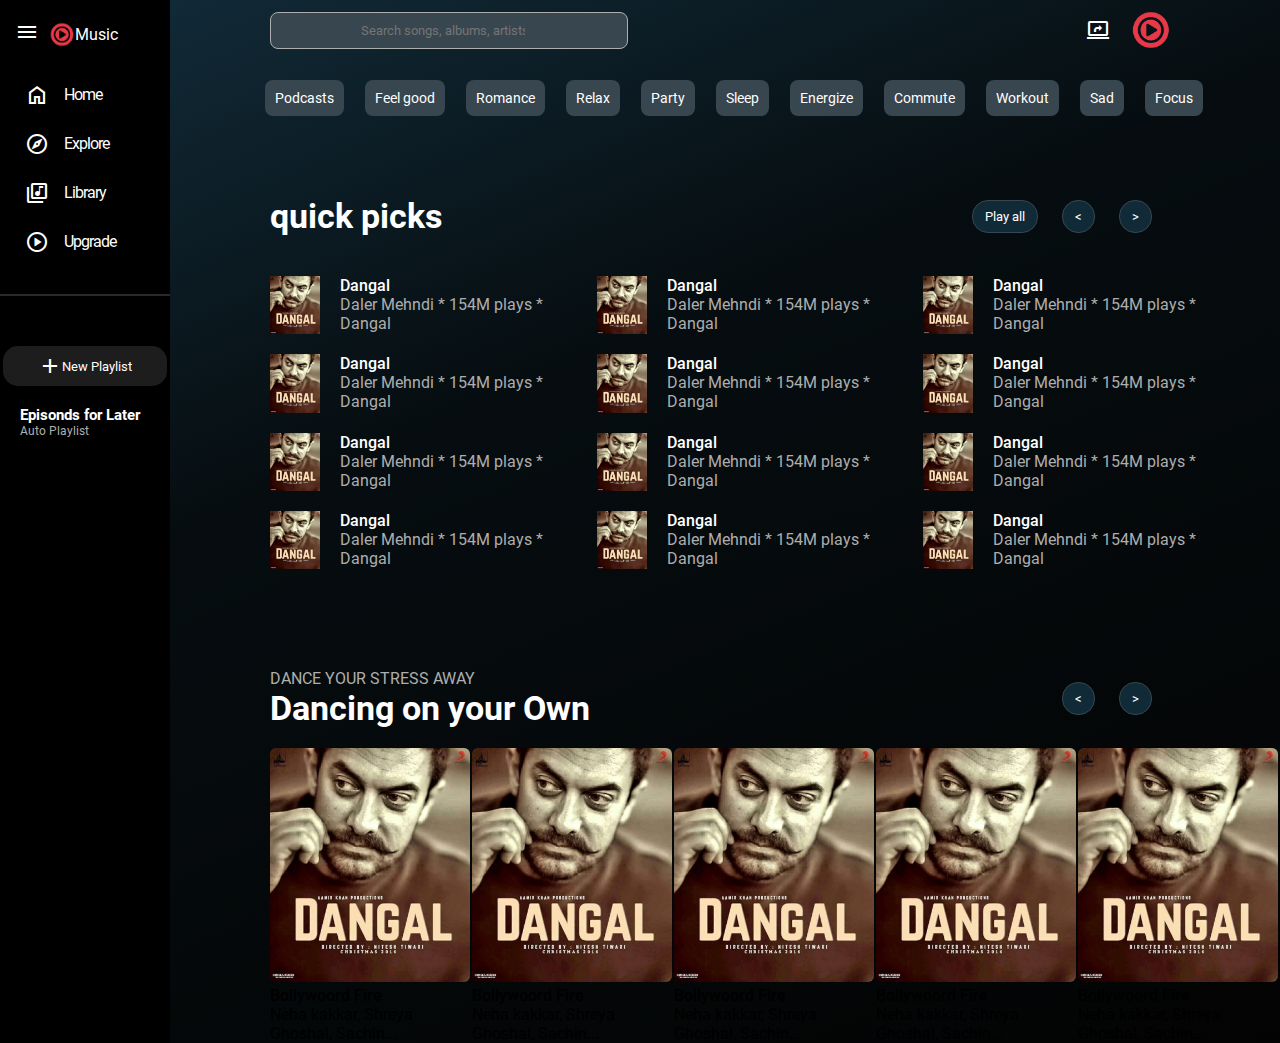
<file: index.html>
<!DOCTYPE html>
<html lang="en">
  <head>
    <meta charset="UTF-8" />
    <meta name="viewport" content="width=device-width, initial-scale=1.0" />
    <!-- favicon -->
    <link
      rel="shortcut icon"
      href="./assets/image/app.png"
      type="image/x-icon"
    />
    <!-- fonts Roboto -->
    <link rel="stylesheet" href="./assets/fonts/Roboto/stylesheet.css" />
    <!-- google icons, fontawesome -->
    <link
      href="https://fonts.googleapis.com/css2?family=Material+Symbols+Outlined"
      rel="stylesheet"
    />
    <link
      rel="stylesheet"
      href="https://cdnjs.cloudflare.com/ajax/libs/font-awesome/6.7.2/css/all.min.css"
      integrity="sha512-Evv84Mr4kqVGRNSgIGL/F/aIDqQb7xQ2vcrdIwxfjThSH8CSR7PBEakCr51Ck+w+/U6swU2Im1vVX0SVk9ABhg=="
      crossorigin="anonymous"
      referrerpolicy="no-referrer"
    />
    <title>Youtube Music</title>
    <!-- stylesheet -->
    <link rel="stylesheet" href="./assets/css/style.css" />
  </head>
  <body>
    <main>
      <div class="left">
        <!-- logo part start -->
        <div class="top">
          <span class="menu">
            <span class="material-symbols-outlined">menu</span>
          </span>
          <span class="logo">
            <img src="./assets/image/app.png" alt="Logo" />
            <p>Music</p>
          </span>
        </div>
        <!-- logo part end -->
        <!-- mid list start -->
        <div class="mid">
          <ul>
            <li>
              <span class="material-symbols-outlined">Home</span>
              <p>Home</p>
            </li>
            <li>
              <span class="material-symbols-outlined">Explore</span>
              <p>Explore</p>
            </li>
            <li>
              <span class="material-symbols-outlined">library_music</span>
              <p>Library</p>
            </li>
            <li>
              <span class="material-symbols-outlined">play_circle</span>
              <p>Upgrade</p>
            </li>
          </ul>
        </div>
        <!-- mid list end -->
        <div class="divider">
            <hr color="#292929">
        </div>
        <!-- bottom part start -->
        <div class="bottom">
            <div class="new-playlist-btn">
                <button>
                  <span class="material-symbols-outlined">add </span>
                  <span>New Playlist</span>
                </button>
            </div>
            <div class="auto-playlist">
                <h2>Episonds for Later</h2>
                <p>Auto Playlist</p>
            </div>
        </div>
        <!-- bottom part end -->
      </div>
      <div class="right">
        <!-- top-bar start -->
        <div class="top-bar">
            <div class="search">
                <input type="search" placeholder="Search songs, albums, artists, podcasts">
            </div>
            <div class="account">
                <span class="material-symbols-outlined">screen_share</span>
                <img src="./assets/image/app.png" alt="account">
            </div>
        </div>
        <!-- top-bar end -->
        <!-- categories start -->
        <div class="categories">
            <ul>
                <li>
                    <button>Podcasts</button>
                </li>
                <li>
                    <button>Feel good</button>
                </li>
                <li>
                    <button>Romance</button>
                </li>
                <li>
                    <button>Relax</button>
                </li>
                <li>
                    <button>Party</button>
                </li>
                <li>
                    <button>Sleep</button>
                </li>
                <li>
                    <button>Energize</button>
                </li>
                <li>
                    <button>Commute</button>
                </li>
                <li>
                    <button>Workout</button>
                </li>
                <li>
                    <button>Sad</button>
                </li>
                <li>
                    <button>Focus</button>
                </li>
            </ul>
        </div>
        <!-- categories end -->
        <!-- song-list start -->
        <div class="play-btn">
          <h2>quick picks</h2>
          <span>    
            <button>Play all</button>
            <button>&lt;</button>
            <button>&gt;</button>
          </span>
        </div>
        <div class="song-list">
          <div class="song-list-1">
            <div class="songs">
              <img src="./assets/image/dangal-photo.jpg" alt="Dangal song" title="dangal song">
              <div class="discription">
                <p class="song-name">Dangal</p>
                <p class="song-details">Daler Mehndi * 154M plays * Dangal </p>
              </div>
            </div>
            <div class="songs">
              <img src="./assets/image/dangal-photo.jpg" alt="Dangal song" title="dangal song">
              <div class="discription">
                <p class="song-name">Dangal</p>
                <p class="song-details">Daler Mehndi * 154M plays * Dangal </p>
              </div>
            </div>
            <div class="songs">
              <img src="./assets/image/dangal-photo.jpg" alt="Dangal song" title="dangal song">
              <div class="discription">
                <p class="song-name">Dangal</p>
                <p class="song-details">Daler Mehndi * 154M plays * Dangal </p>
              </div>
            </div>
            <div class="songs">
              <img src="./assets/image/dangal-photo.jpg" alt="Dangal song" title="dangal song">
              <div class="discription">
                <p class="song-name">Dangal</p>
                <p class="song-details">Daler Mehndi * 154M plays * Dangal </p>
              </div>
            </div>
          </div>
          <div class="song-list-1">
            <div class="songs">
              <img src="./assets/image/dangal-photo.jpg" alt="Dangal song" title="dangal song">
              <div class="discription">
                <p class="song-name">Dangal</p>
                <p class="song-details">Daler Mehndi * 154M plays * Dangal </p>
              </div>
            </div>
            <div class="songs">
              <img src="./assets/image/dangal-photo.jpg" alt="Dangal song" title="dangal song">
              <div class="discription">
                <p class="song-name">Dangal</p>
                <p class="song-details">Daler Mehndi * 154M plays * Dangal </p>
              </div>
            </div>
            <div class="songs">
              <img src="./assets/image/dangal-photo.jpg" alt="Dangal song" title="dangal song">
              <div class="discription">
                <p class="song-name">Dangal</p>
                <p class="song-details">Daler Mehndi * 154M plays * Dangal </p>
              </div>
            </div>
            <div class="songs">
              <img src="./assets/image/dangal-photo.jpg" alt="Dangal song" title="dangal song">
              <div class="discription">
                <p class="song-name">Dangal</p>
                <p class="song-details">Daler Mehndi * 154M plays * Dangal </p>
              </div>
            </div>
          </div>
          <div class="song-list-1">
            <div class="songs">
              <img src="./assets/image/dangal-photo.jpg" alt="Dangal song" title="dangal song">
              <div class="discription">
                <p class="song-name">Dangal</p>
                <p class="song-details">Daler Mehndi * 154M plays * Dangal </p>
              </div>
            </div>
            <div class="songs">
              <img src="./assets/image/dangal-photo.jpg" alt="Dangal song" title="dangal song">
              <div class="discription">
                <p class="song-name">Dangal</p>
                <p class="song-details">Daler Mehndi * 154M plays * Dangal </p>
              </div>
            </div>
            <div class="songs">
              <img src="./assets/image/dangal-photo.jpg" alt="Dangal song" title="dangal song">
              <div class="discription">
                <p class="song-name">Dangal</p>
                <p class="song-details">Daler Mehndi * 154M plays * Dangal </p>
              </div>
            </div>
            <div class="songs">
              <img src="./assets/image/dangal-photo.jpg" alt="Dangal song" title="dangal song">
              <div class="discription">
                <p class="song-name">Dangal</p>
                <p class="song-details">Daler Mehndi * 154M plays * Dangal </p>
              </div>
            </div>
          </div>
        </div>
        <!-- song-list end  -->
        <!-- song-cards start -->
        <div class="play-btn">
          <div>
            <p>DANCE YOUR STRESS AWAY</p>
            <h2>Dancing on your Own</h2>
          </div>
          <span>    
            <!-- <button></button> -->
            <button>&lt;</button>
            <button>&gt;</button>
          </span>
        </div>
        <div class="cards">
          <div class="song-card">
            <img src="./assets/image/dangal-photo.jpg" alt="">
            <p class="song-name">Bollywoord Fire</p>
            <p class="song-details">Neha kakkar, Shreya Ghoshal, Sachin...</p>
          </div>
          <div class="song-card">
            <img src="./assets/image/dangal-photo.jpg" alt="">
            <p class="song-name">Bollywoord Fire</p>
            <p class="song-details">Neha kakkar, Shreya Ghoshal, Sachin...</p>
          </div>
          <div class="song-card">
            <img src="./assets/image/dangal-photo.jpg" alt="">
            <p class="song-name">Bollywoord Fire</p>
            <p class="song-details">Neha kakkar, Shreya Ghoshal, Sachin...</p>
          </div>
          <div class="song-card">
            <img src="./assets/image/dangal-photo.jpg" alt="">
            <p class="song-name">Bollywoord Fire</p>
            <p class="song-details">Neha kakkar, Shreya Ghoshal, Sachin...</p>
          </div>
          <div class="song-card">
            <img src="./assets/image/dangal-photo.jpg" alt="">
            <p class="song-name">Bollywoord Fire</p>
            <p class="song-details">Neha kakkar, Shreya Ghoshal, Sachin...</p>
          </div>
        </div>
        <!-- song-cards end -->
      </div>
    </main>
  </body>
</html>
</file>
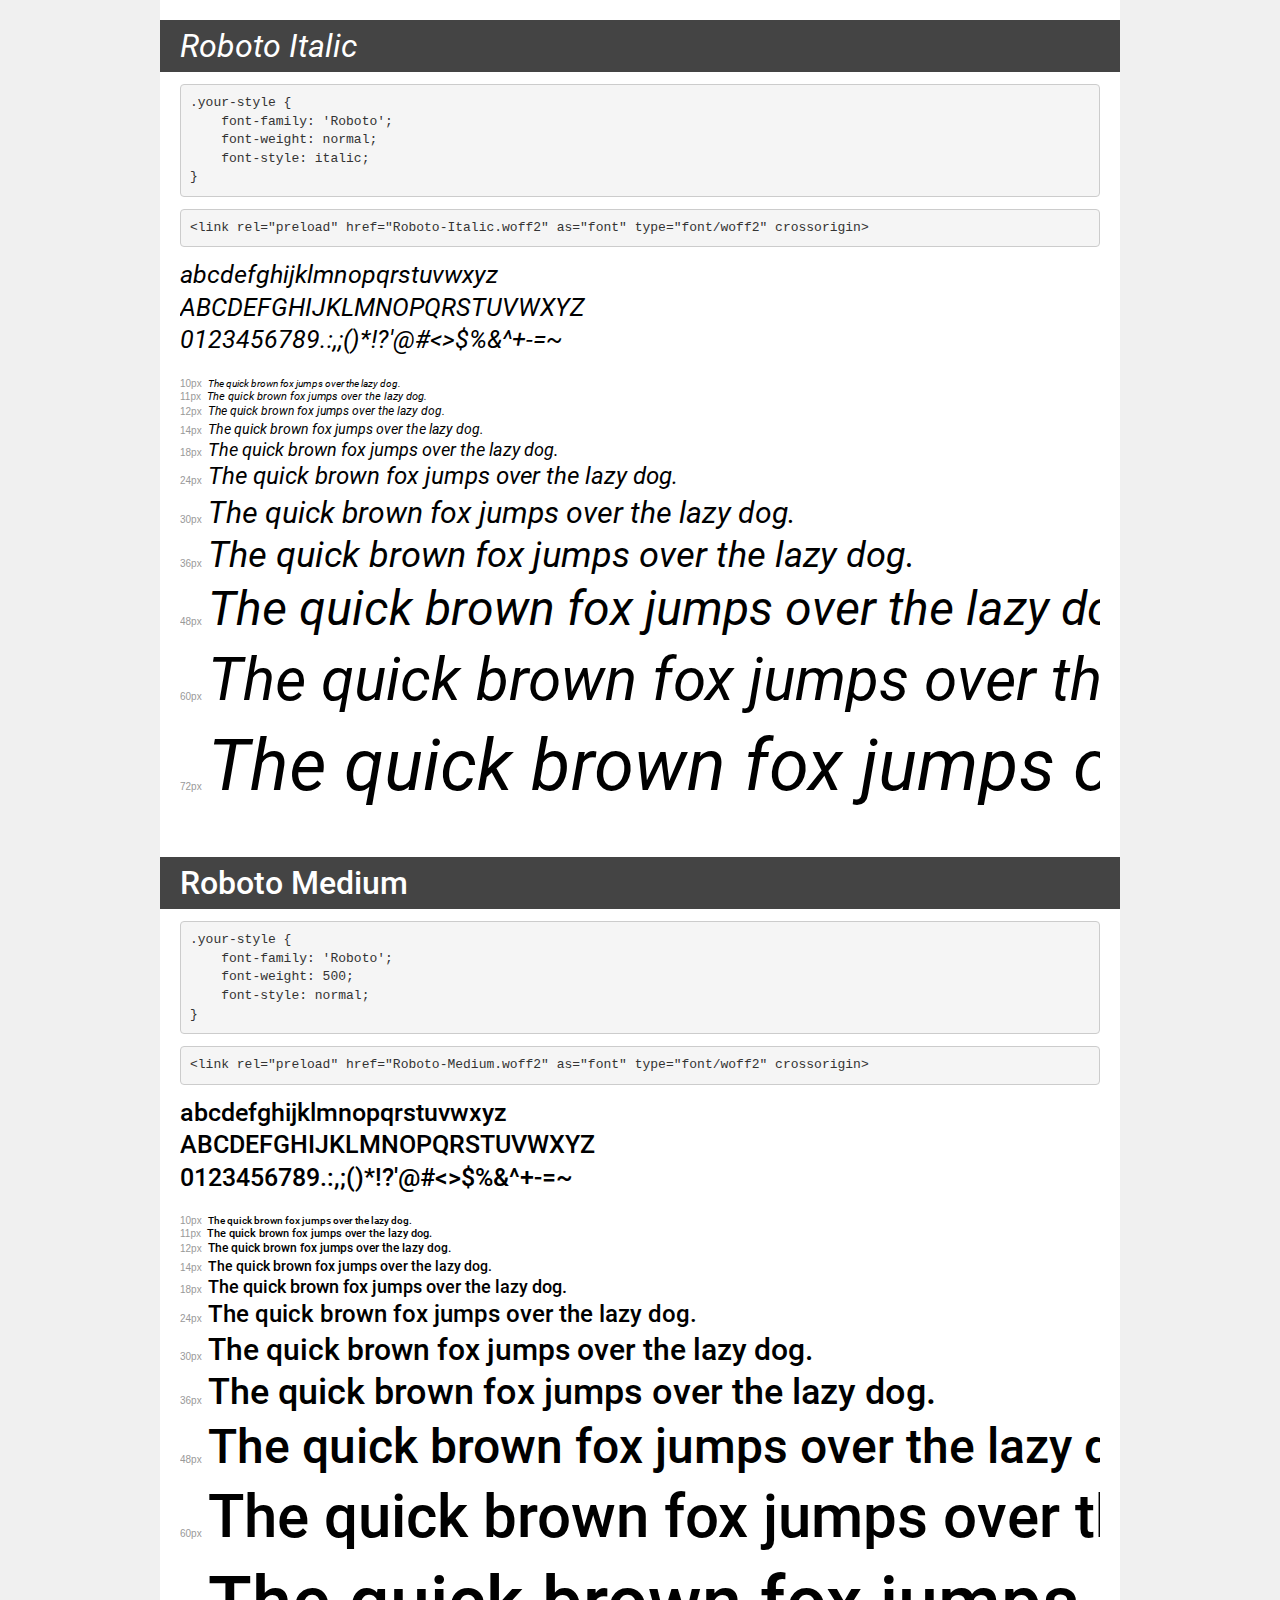
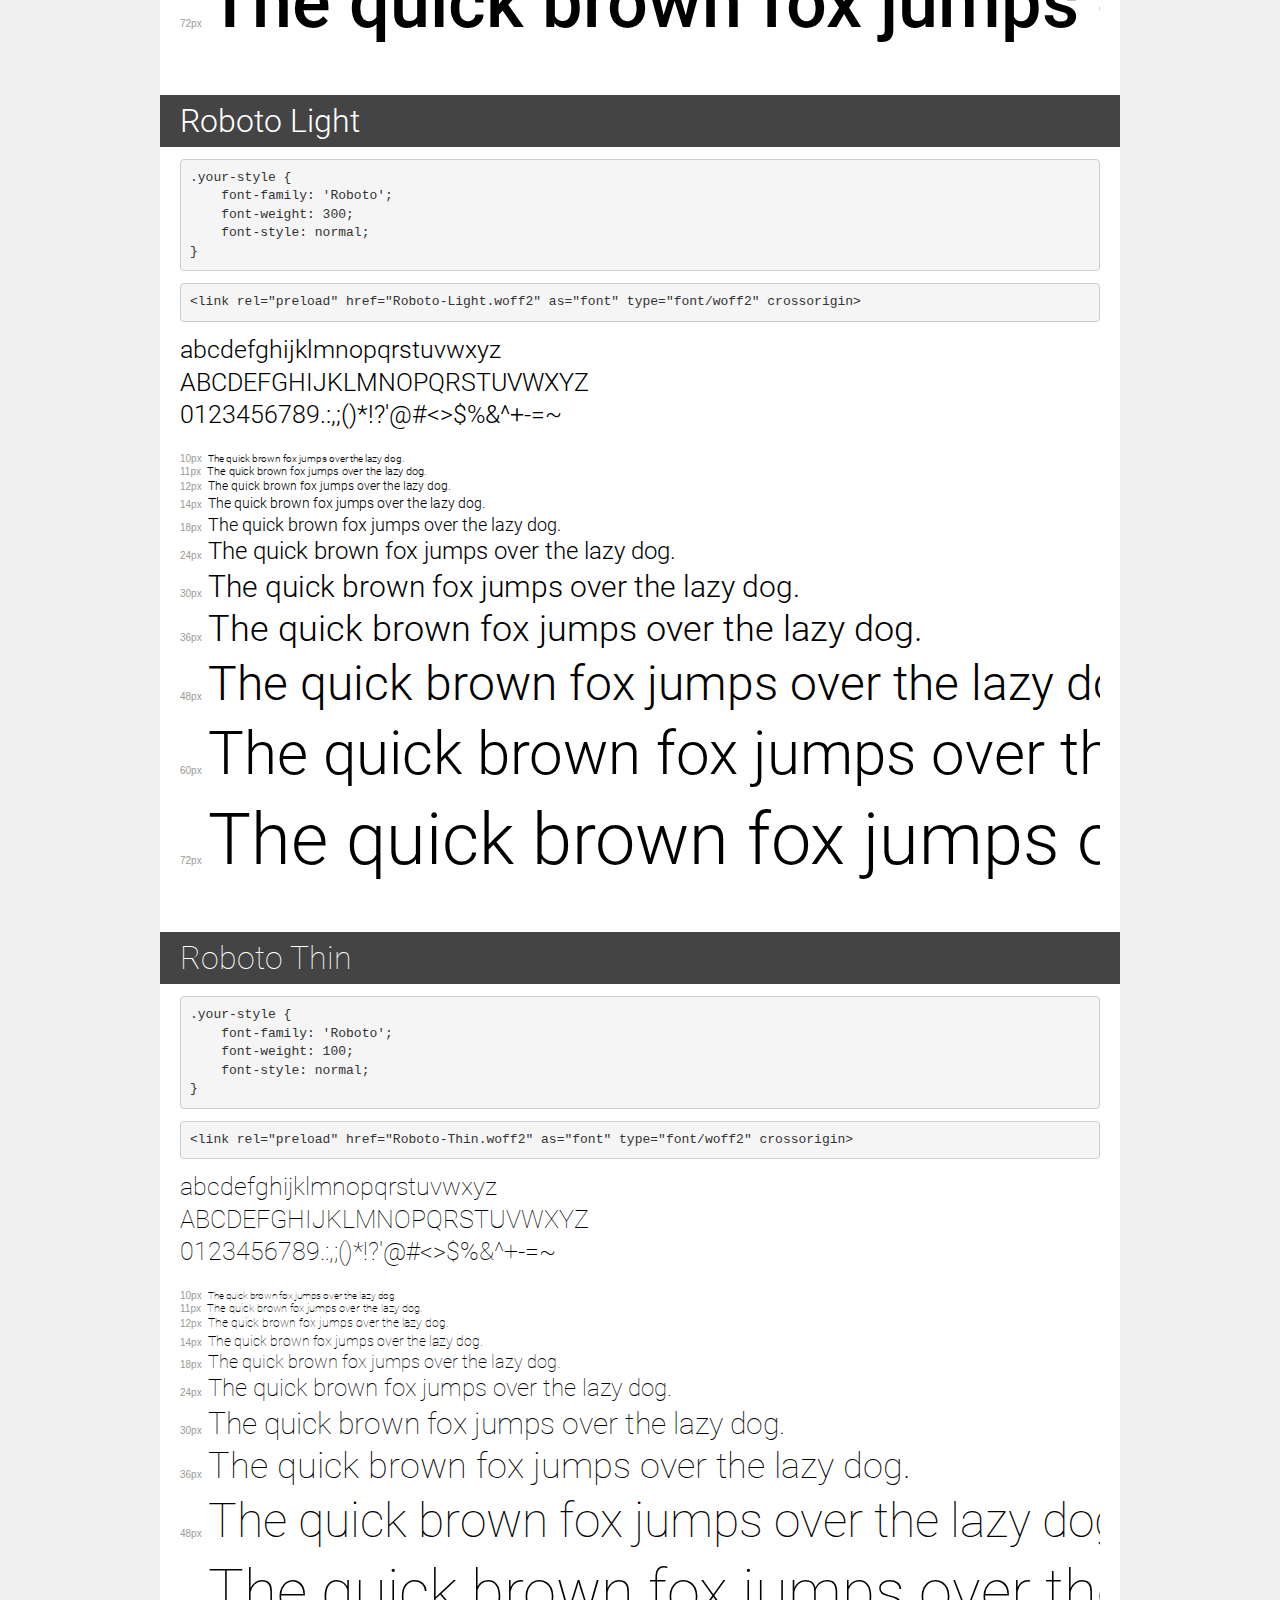
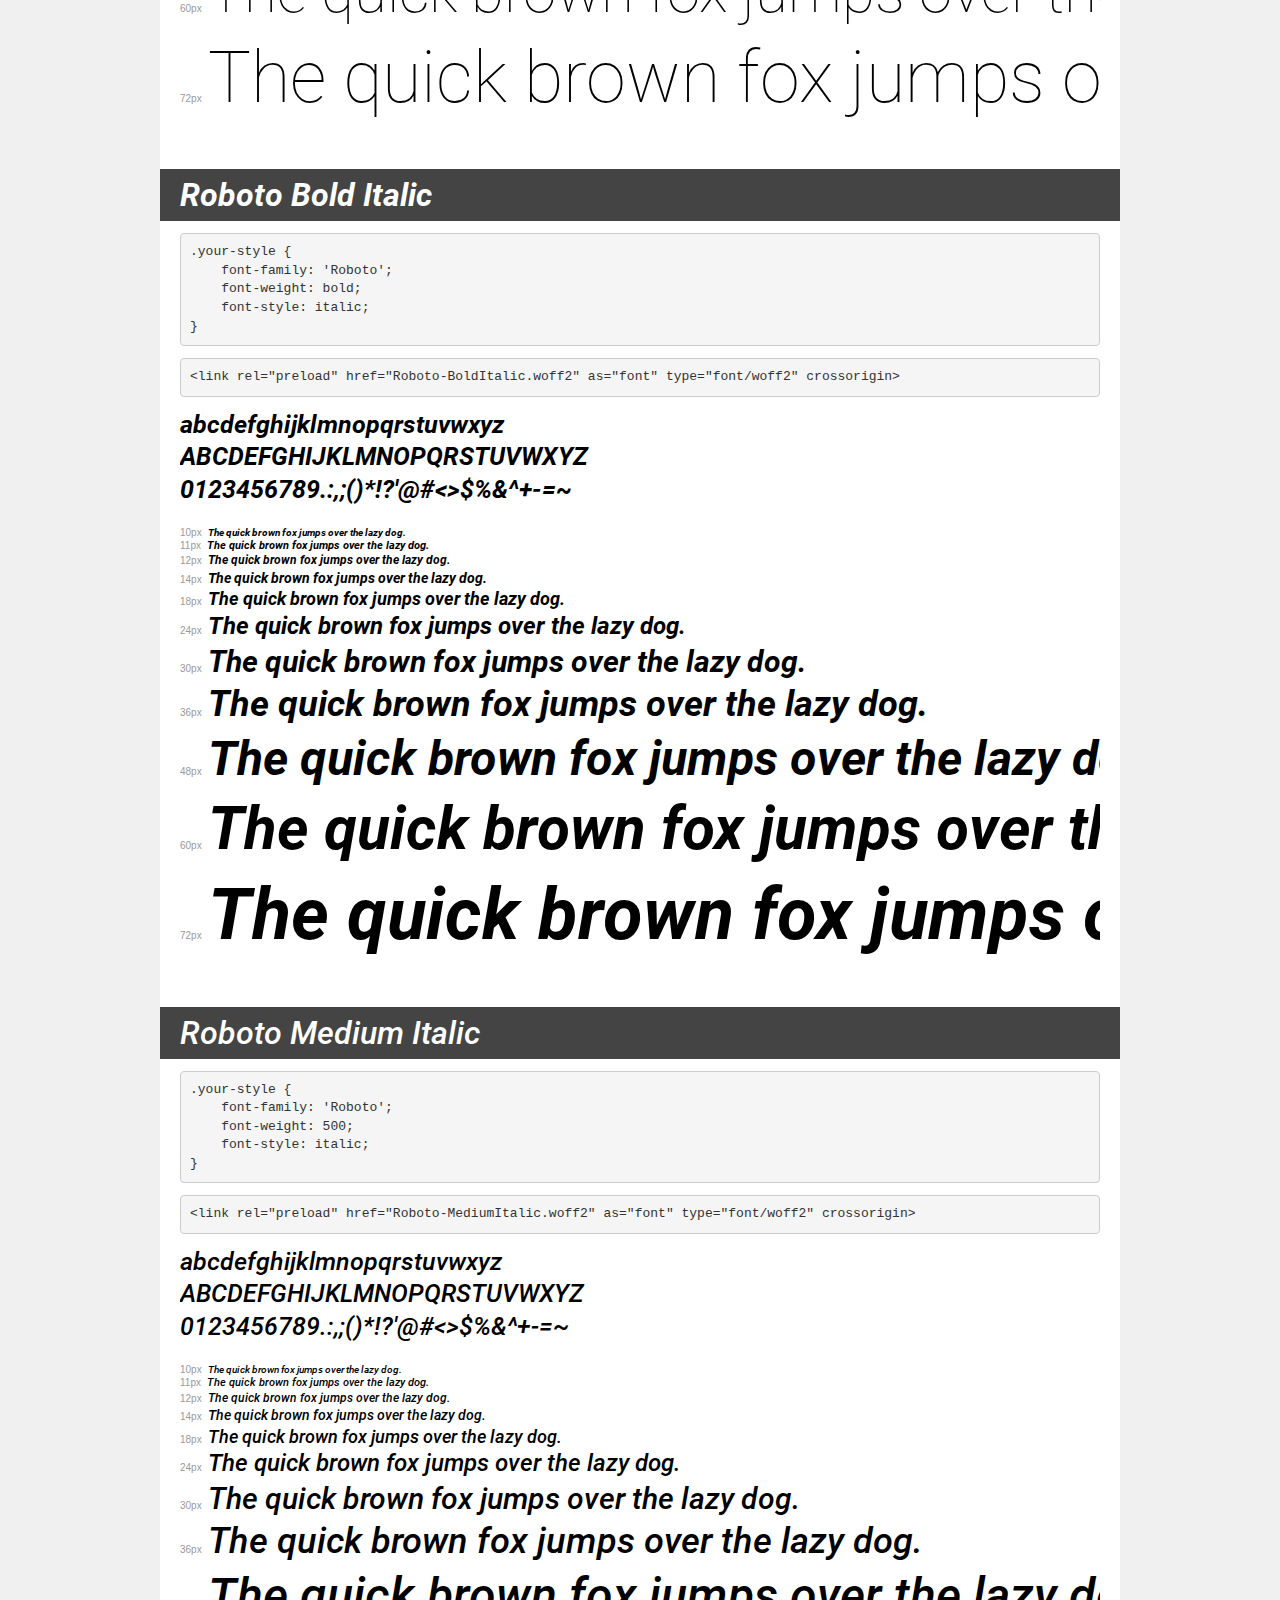
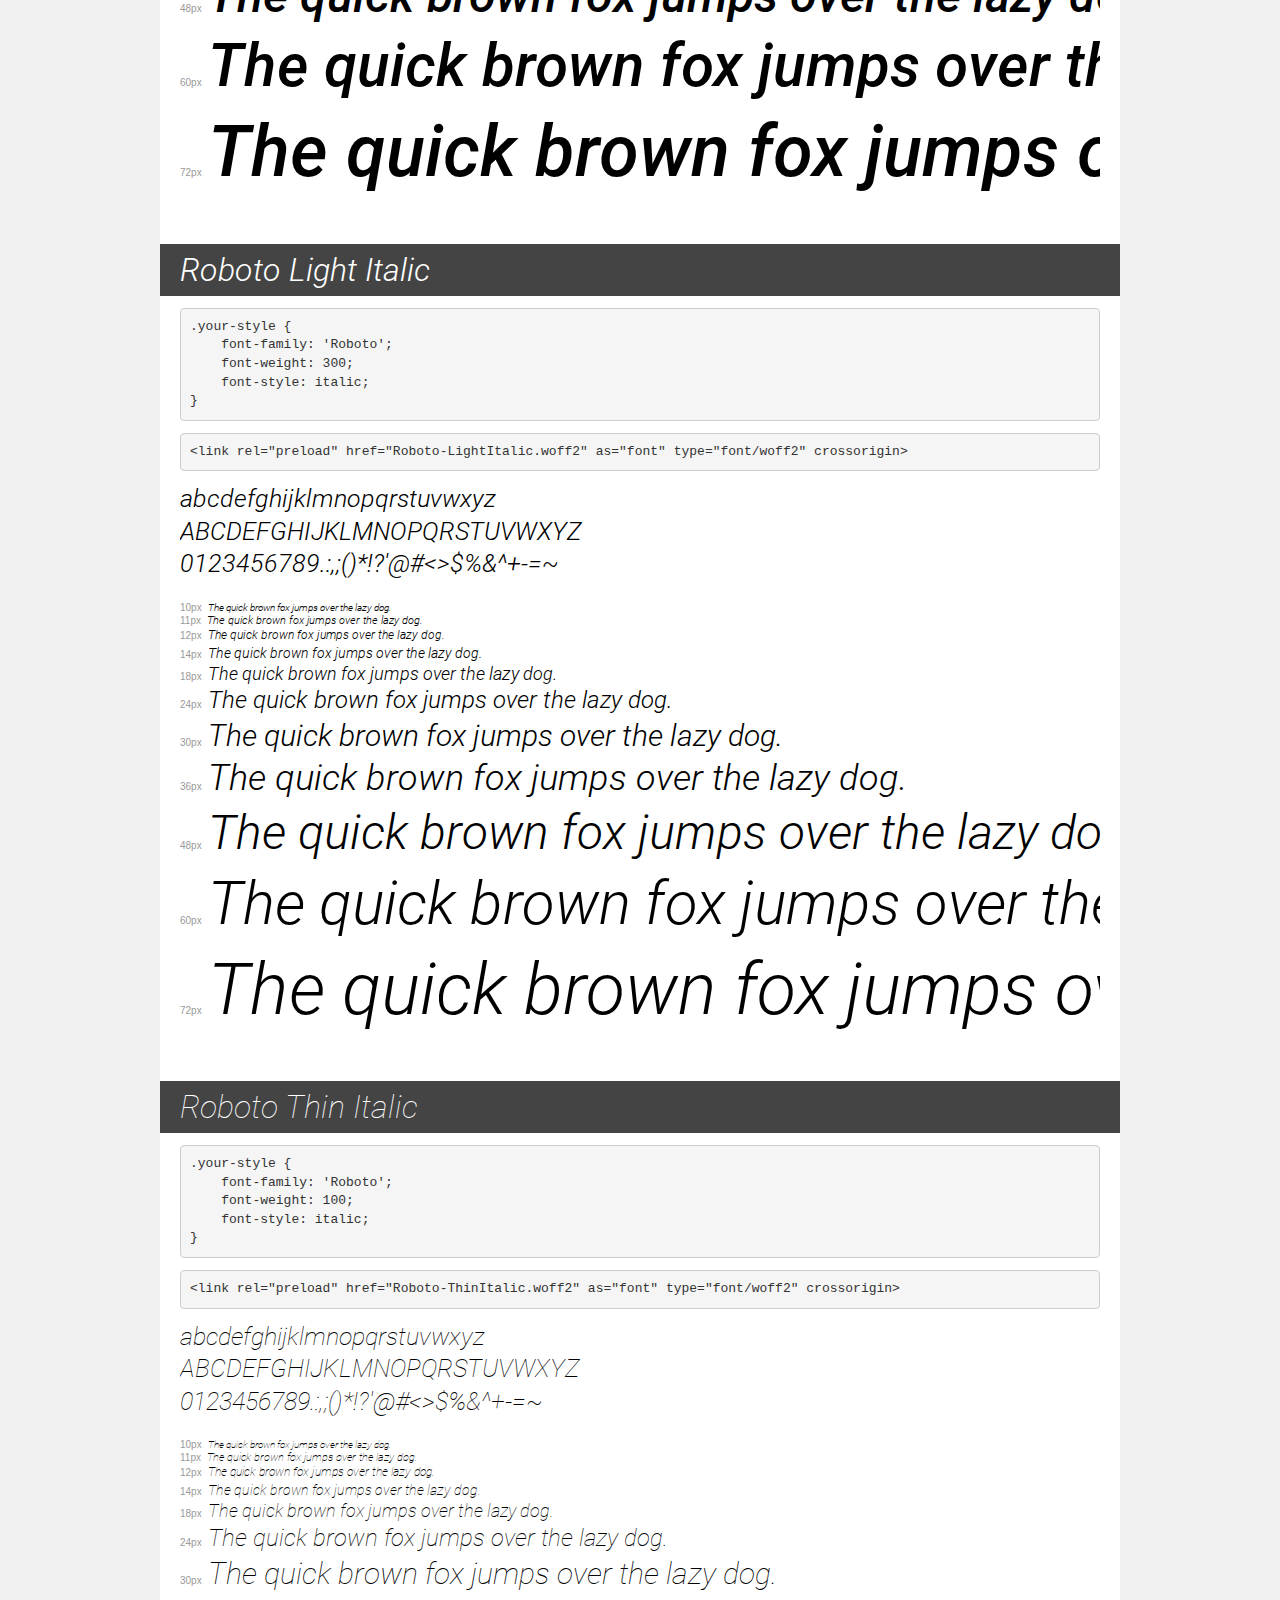
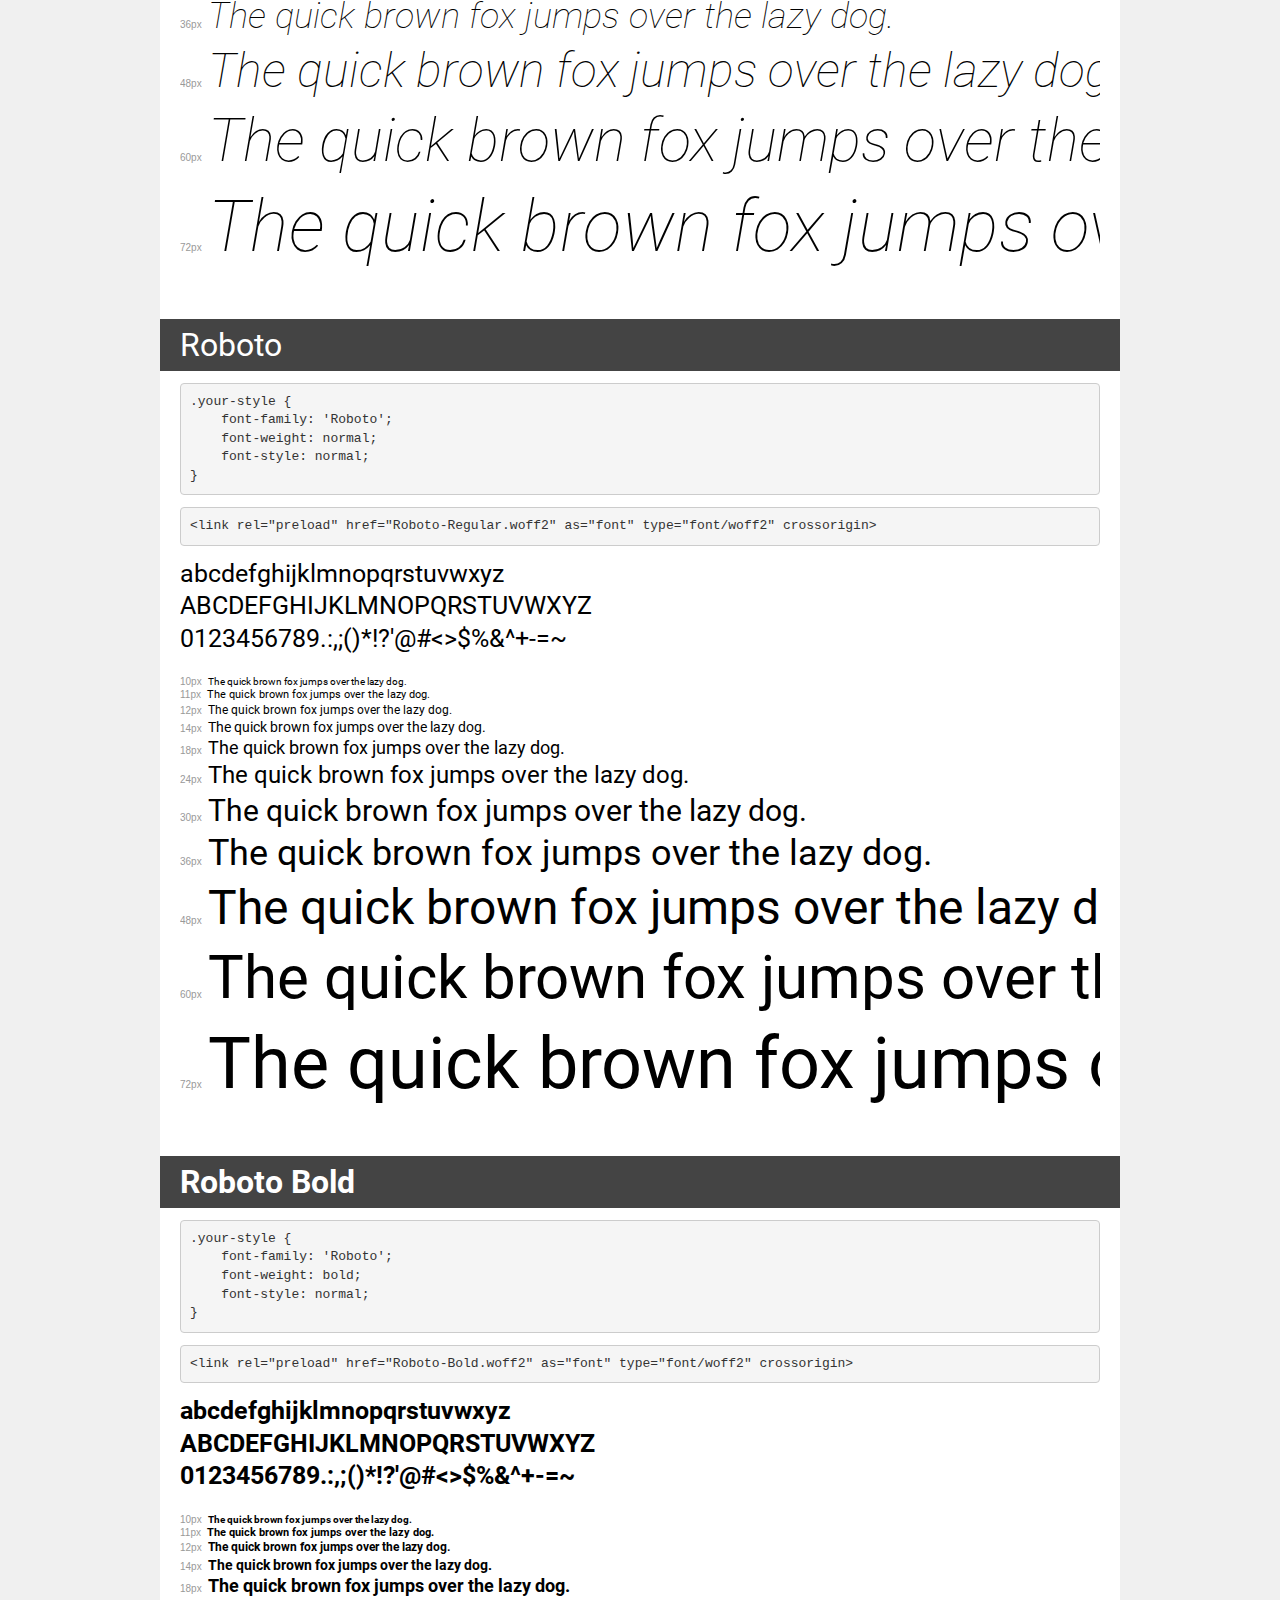
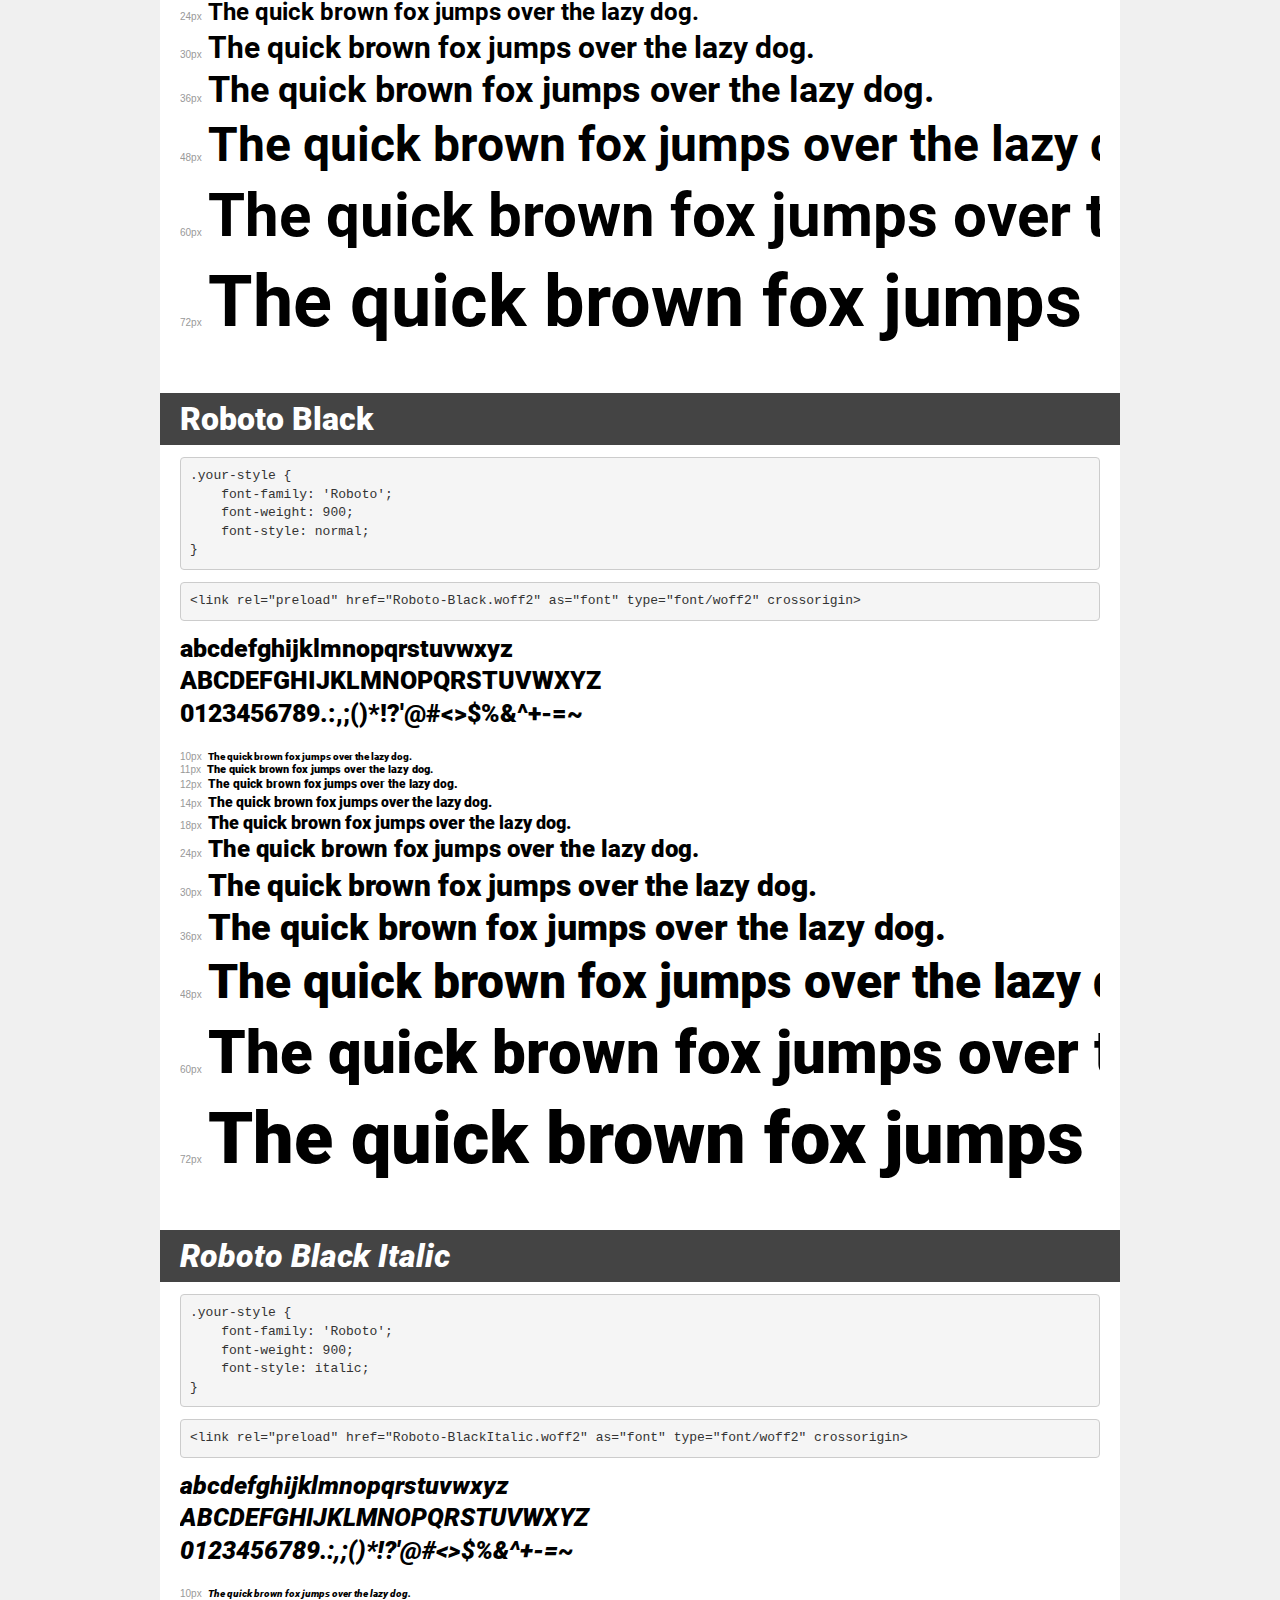
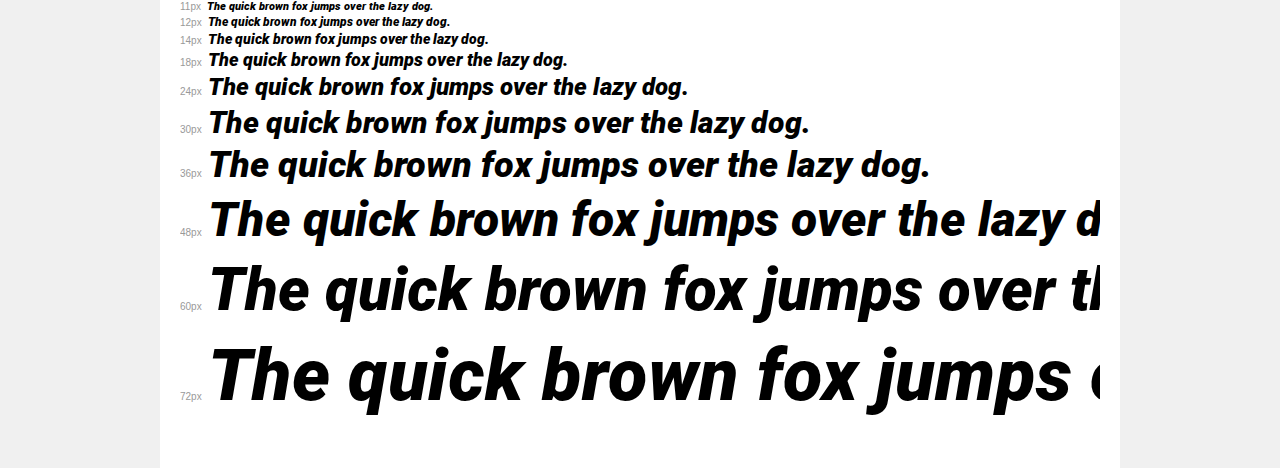
<file: assets/fonts/Roboto/demo.html>
<!DOCTYPE html>
<html lang="en">
<head>
    <meta charset="utf-8">
    <meta http-equiv="X-UA-Compatible" content="IE=edge">
    <meta name="viewport" content="width=device-width, initial-scale=1">
    <meta name="robots" content="noindex, noarchive">
    <meta name="format-detection" content="telephone=no">
    <title>Transfonter demo</title>
    <link href="stylesheet.css" rel="stylesheet">
    <style>
        /*
        http://meyerweb.com/eric/tools/css/reset/
        v2.0 | 20110126
        License: none (public domain)
        */
        html, body, div, span, applet, object, iframe,
        h1, h2, h3, h4, h5, h6, p, blockquote, pre,
        a, abbr, acronym, address, big, cite, code,
        del, dfn, em, img, ins, kbd, q, s, samp,
        small, strike, strong, sub, sup, tt, var,
        b, u, i, center,
        dl, dt, dd, ol, ul, li,
        fieldset, form, label, legend,
        table, caption, tbody, tfoot, thead, tr, th, td,
        article, aside, canvas, details, embed,
        figure, figcaption, footer, header, hgroup,
        menu, nav, output, ruby, section, summary,
        time, mark, audio, video {
            margin: 0;
            padding: 0;
            border: 0;
            font-size: 100%;
            font: inherit;
            vertical-align: baseline;
        }
        /* HTML5 display-role reset for older browsers */
        article, aside, details, figcaption, figure,
        footer, header, hgroup, menu, nav, section {
            display: block;
        }
        body {
            line-height: 1;
        }
        ol, ul {
            list-style: none;
        }
        blockquote, q {
            quotes: none;
        }
        blockquote:before, blockquote:after,
        q:before, q:after {
            content: '';
            content: none;
        }
        table {
            border-collapse: collapse;
            border-spacing: 0;
        }
        /* demo styles */
        body {
            background: #f0f0f0;
            color: #000;
        }
        .page {
            background: #fff;
            width: 920px;
            margin: 0 auto;
            padding: 20px 20px 0 20px;
            overflow: hidden;
        }
        .font-container {
            overflow-x: auto;
            overflow-y: hidden;
            margin-bottom: 40px;
            line-height: 1.3;
            white-space: nowrap;
            padding-bottom: 5px;
        }
        h1 {
            position: relative;
            background: #444;
            font-size: 32px;
            color: #fff;
            padding: 10px 20px;
            margin: 0 -20px 12px -20px;
        }
        .letters {
            font-size: 25px;
            margin-bottom: 20px;
        }
        .s10:before {
            content: '10px';
        }
        .s11:before {
            content: '11px';
        }
        .s12:before {
            content: '12px';
        }
        .s14:before {
            content: '14px';
        }
        .s18:before {
            content: '18px';
        }
        .s24:before {
            content: '24px';
        }
        .s30:before {
            content: '30px';
        }
        .s36:before {
            content: '36px';
        }
        .s48:before {
            content: '48px';
        }
        .s60:before {
            content: '60px';
        }
        .s72:before {
            content: '72px';
        }
        .s10:before, .s11:before, .s12:before, .s14:before,
        .s18:before, .s24:before, .s30:before, .s36:before,
        .s48:before, .s60:before, .s72:before {
            font-family: Arial, sans-serif;
            font-size: 10px;
            font-weight: normal;
            font-style: normal;
            color: #999;
            padding-right: 6px;
        }
        pre {
            display: block;
            padding: 9px;
            margin: 0 0 12px;
            font-family: Monaco, Menlo, Consolas, "Courier New", monospace;
            font-size: 13px;
            line-height: 1.428571429;
            color: #333;
            font-weight: normal;
            font-style: normal;
            background-color: #f5f5f5;
            border: 1px solid #ccc;
            overflow-x: auto;
            border-radius: 4px;
        }
        /* responsive */
        @media (max-width: 959px) {
            .page {
                width: auto;
                margin: 0;
            }
        }
    </style>
</head>
<body>
<div class="page">
    <div class="demo">
        <h1 style="font-family: 'Roboto'; font-weight: normal; font-style: italic;">Roboto Italic</h1>
        <pre title="Usage">.your-style {
    font-family: 'Roboto';
    font-weight: normal;
    font-style: italic;
}</pre>
        <pre title="Preload (optional)">
&lt;link rel=&quot;preload&quot; href=&quot;Roboto-Italic.woff2&quot; as=&quot;font&quot; type=&quot;font/woff2&quot; crossorigin&gt;</pre>
        <div class="font-container" style="font-family: 'Roboto'; font-weight: normal; font-style: italic;">
            <p class="letters">
                abcdefghijklmnopqrstuvwxyz<br>
ABCDEFGHIJKLMNOPQRSTUVWXYZ<br>
                0123456789.:,;()*!?'@#&lt;&gt;$%&^+-=~
            </p>
            <p class="s10" style="font-size: 10px;">The quick brown fox jumps over the lazy dog.</p>
            <p class="s11" style="font-size: 11px;">The quick brown fox jumps over the lazy dog.</p>
            <p class="s12" style="font-size: 12px;">The quick brown fox jumps over the lazy dog.</p>
            <p class="s14" style="font-size: 14px;">The quick brown fox jumps over the lazy dog.</p>
            <p class="s18" style="font-size: 18px;">The quick brown fox jumps over the lazy dog.</p>
            <p class="s24" style="font-size: 24px;">The quick brown fox jumps over the lazy dog.</p>
            <p class="s30" style="font-size: 30px;">The quick brown fox jumps over the lazy dog.</p>
            <p class="s36" style="font-size: 36px;">The quick brown fox jumps over the lazy dog.</p>
            <p class="s48" style="font-size: 48px;">The quick brown fox jumps over the lazy dog.</p>
            <p class="s60" style="font-size: 60px;">The quick brown fox jumps over the lazy dog.</p>
            <p class="s72" style="font-size: 72px;">The quick brown fox jumps over the lazy dog.</p>
        </div>
    </div>

    <div class="demo">
        <h1 style="font-family: 'Roboto'; font-weight: 500; font-style: normal;">Roboto Medium</h1>
        <pre title="Usage">.your-style {
    font-family: 'Roboto';
    font-weight: 500;
    font-style: normal;
}</pre>
        <pre title="Preload (optional)">
&lt;link rel=&quot;preload&quot; href=&quot;Roboto-Medium.woff2&quot; as=&quot;font&quot; type=&quot;font/woff2&quot; crossorigin&gt;</pre>
        <div class="font-container" style="font-family: 'Roboto'; font-weight: 500; font-style: normal;">
            <p class="letters">
                abcdefghijklmnopqrstuvwxyz<br>
ABCDEFGHIJKLMNOPQRSTUVWXYZ<br>
                0123456789.:,;()*!?'@#&lt;&gt;$%&^+-=~
            </p>
            <p class="s10" style="font-size: 10px;">The quick brown fox jumps over the lazy dog.</p>
            <p class="s11" style="font-size: 11px;">The quick brown fox jumps over the lazy dog.</p>
            <p class="s12" style="font-size: 12px;">The quick brown fox jumps over the lazy dog.</p>
            <p class="s14" style="font-size: 14px;">The quick brown fox jumps over the lazy dog.</p>
            <p class="s18" style="font-size: 18px;">The quick brown fox jumps over the lazy dog.</p>
            <p class="s24" style="font-size: 24px;">The quick brown fox jumps over the lazy dog.</p>
            <p class="s30" style="font-size: 30px;">The quick brown fox jumps over the lazy dog.</p>
            <p class="s36" style="font-size: 36px;">The quick brown fox jumps over the lazy dog.</p>
            <p class="s48" style="font-size: 48px;">The quick brown fox jumps over the lazy dog.</p>
            <p class="s60" style="font-size: 60px;">The quick brown fox jumps over the lazy dog.</p>
            <p class="s72" style="font-size: 72px;">The quick brown fox jumps over the lazy dog.</p>
        </div>
    </div>

    <div class="demo">
        <h1 style="font-family: 'Roboto'; font-weight: 300; font-style: normal;">Roboto Light</h1>
        <pre title="Usage">.your-style {
    font-family: 'Roboto';
    font-weight: 300;
    font-style: normal;
}</pre>
        <pre title="Preload (optional)">
&lt;link rel=&quot;preload&quot; href=&quot;Roboto-Light.woff2&quot; as=&quot;font&quot; type=&quot;font/woff2&quot; crossorigin&gt;</pre>
        <div class="font-container" style="font-family: 'Roboto'; font-weight: 300; font-style: normal;">
            <p class="letters">
                abcdefghijklmnopqrstuvwxyz<br>
ABCDEFGHIJKLMNOPQRSTUVWXYZ<br>
                0123456789.:,;()*!?'@#&lt;&gt;$%&^+-=~
            </p>
            <p class="s10" style="font-size: 10px;">The quick brown fox jumps over the lazy dog.</p>
            <p class="s11" style="font-size: 11px;">The quick brown fox jumps over the lazy dog.</p>
            <p class="s12" style="font-size: 12px;">The quick brown fox jumps over the lazy dog.</p>
            <p class="s14" style="font-size: 14px;">The quick brown fox jumps over the lazy dog.</p>
            <p class="s18" style="font-size: 18px;">The quick brown fox jumps over the lazy dog.</p>
            <p class="s24" style="font-size: 24px;">The quick brown fox jumps over the lazy dog.</p>
            <p class="s30" style="font-size: 30px;">The quick brown fox jumps over the lazy dog.</p>
            <p class="s36" style="font-size: 36px;">The quick brown fox jumps over the lazy dog.</p>
            <p class="s48" style="font-size: 48px;">The quick brown fox jumps over the lazy dog.</p>
            <p class="s60" style="font-size: 60px;">The quick brown fox jumps over the lazy dog.</p>
            <p class="s72" style="font-size: 72px;">The quick brown fox jumps over the lazy dog.</p>
        </div>
    </div>

    <div class="demo">
        <h1 style="font-family: 'Roboto'; font-weight: 100; font-style: normal;">Roboto Thin</h1>
        <pre title="Usage">.your-style {
    font-family: 'Roboto';
    font-weight: 100;
    font-style: normal;
}</pre>
        <pre title="Preload (optional)">
&lt;link rel=&quot;preload&quot; href=&quot;Roboto-Thin.woff2&quot; as=&quot;font&quot; type=&quot;font/woff2&quot; crossorigin&gt;</pre>
        <div class="font-container" style="font-family: 'Roboto'; font-weight: 100; font-style: normal;">
            <p class="letters">
                abcdefghijklmnopqrstuvwxyz<br>
ABCDEFGHIJKLMNOPQRSTUVWXYZ<br>
                0123456789.:,;()*!?'@#&lt;&gt;$%&^+-=~
            </p>
            <p class="s10" style="font-size: 10px;">The quick brown fox jumps over the lazy dog.</p>
            <p class="s11" style="font-size: 11px;">The quick brown fox jumps over the lazy dog.</p>
            <p class="s12" style="font-size: 12px;">The quick brown fox jumps over the lazy dog.</p>
            <p class="s14" style="font-size: 14px;">The quick brown fox jumps over the lazy dog.</p>
            <p class="s18" style="font-size: 18px;">The quick brown fox jumps over the lazy dog.</p>
            <p class="s24" style="font-size: 24px;">The quick brown fox jumps over the lazy dog.</p>
            <p class="s30" style="font-size: 30px;">The quick brown fox jumps over the lazy dog.</p>
            <p class="s36" style="font-size: 36px;">The quick brown fox jumps over the lazy dog.</p>
            <p class="s48" style="font-size: 48px;">The quick brown fox jumps over the lazy dog.</p>
            <p class="s60" style="font-size: 60px;">The quick brown fox jumps over the lazy dog.</p>
            <p class="s72" style="font-size: 72px;">The quick brown fox jumps over the lazy dog.</p>
        </div>
    </div>

    <div class="demo">
        <h1 style="font-family: 'Roboto'; font-weight: bold; font-style: italic;">Roboto Bold Italic</h1>
        <pre title="Usage">.your-style {
    font-family: 'Roboto';
    font-weight: bold;
    font-style: italic;
}</pre>
        <pre title="Preload (optional)">
&lt;link rel=&quot;preload&quot; href=&quot;Roboto-BoldItalic.woff2&quot; as=&quot;font&quot; type=&quot;font/woff2&quot; crossorigin&gt;</pre>
        <div class="font-container" style="font-family: 'Roboto'; font-weight: bold; font-style: italic;">
            <p class="letters">
                abcdefghijklmnopqrstuvwxyz<br>
ABCDEFGHIJKLMNOPQRSTUVWXYZ<br>
                0123456789.:,;()*!?'@#&lt;&gt;$%&^+-=~
            </p>
            <p class="s10" style="font-size: 10px;">The quick brown fox jumps over the lazy dog.</p>
            <p class="s11" style="font-size: 11px;">The quick brown fox jumps over the lazy dog.</p>
            <p class="s12" style="font-size: 12px;">The quick brown fox jumps over the lazy dog.</p>
            <p class="s14" style="font-size: 14px;">The quick brown fox jumps over the lazy dog.</p>
            <p class="s18" style="font-size: 18px;">The quick brown fox jumps over the lazy dog.</p>
            <p class="s24" style="font-size: 24px;">The quick brown fox jumps over the lazy dog.</p>
            <p class="s30" style="font-size: 30px;">The quick brown fox jumps over the lazy dog.</p>
            <p class="s36" style="font-size: 36px;">The quick brown fox jumps over the lazy dog.</p>
            <p class="s48" style="font-size: 48px;">The quick brown fox jumps over the lazy dog.</p>
            <p class="s60" style="font-size: 60px;">The quick brown fox jumps over the lazy dog.</p>
            <p class="s72" style="font-size: 72px;">The quick brown fox jumps over the lazy dog.</p>
        </div>
    </div>

    <div class="demo">
        <h1 style="font-family: 'Roboto'; font-weight: 500; font-style: italic;">Roboto Medium Italic</h1>
        <pre title="Usage">.your-style {
    font-family: 'Roboto';
    font-weight: 500;
    font-style: italic;
}</pre>
        <pre title="Preload (optional)">
&lt;link rel=&quot;preload&quot; href=&quot;Roboto-MediumItalic.woff2&quot; as=&quot;font&quot; type=&quot;font/woff2&quot; crossorigin&gt;</pre>
        <div class="font-container" style="font-family: 'Roboto'; font-weight: 500; font-style: italic;">
            <p class="letters">
                abcdefghijklmnopqrstuvwxyz<br>
ABCDEFGHIJKLMNOPQRSTUVWXYZ<br>
                0123456789.:,;()*!?'@#&lt;&gt;$%&^+-=~
            </p>
            <p class="s10" style="font-size: 10px;">The quick brown fox jumps over the lazy dog.</p>
            <p class="s11" style="font-size: 11px;">The quick brown fox jumps over the lazy dog.</p>
            <p class="s12" style="font-size: 12px;">The quick brown fox jumps over the lazy dog.</p>
            <p class="s14" style="font-size: 14px;">The quick brown fox jumps over the lazy dog.</p>
            <p class="s18" style="font-size: 18px;">The quick brown fox jumps over the lazy dog.</p>
            <p class="s24" style="font-size: 24px;">The quick brown fox jumps over the lazy dog.</p>
            <p class="s30" style="font-size: 30px;">The quick brown fox jumps over the lazy dog.</p>
            <p class="s36" style="font-size: 36px;">The quick brown fox jumps over the lazy dog.</p>
            <p class="s48" style="font-size: 48px;">The quick brown fox jumps over the lazy dog.</p>
            <p class="s60" style="font-size: 60px;">The quick brown fox jumps over the lazy dog.</p>
            <p class="s72" style="font-size: 72px;">The quick brown fox jumps over the lazy dog.</p>
        </div>
    </div>

    <div class="demo">
        <h1 style="font-family: 'Roboto'; font-weight: 300; font-style: italic;">Roboto Light Italic</h1>
        <pre title="Usage">.your-style {
    font-family: 'Roboto';
    font-weight: 300;
    font-style: italic;
}</pre>
        <pre title="Preload (optional)">
&lt;link rel=&quot;preload&quot; href=&quot;Roboto-LightItalic.woff2&quot; as=&quot;font&quot; type=&quot;font/woff2&quot; crossorigin&gt;</pre>
        <div class="font-container" style="font-family: 'Roboto'; font-weight: 300; font-style: italic;">
            <p class="letters">
                abcdefghijklmnopqrstuvwxyz<br>
ABCDEFGHIJKLMNOPQRSTUVWXYZ<br>
                0123456789.:,;()*!?'@#&lt;&gt;$%&^+-=~
            </p>
            <p class="s10" style="font-size: 10px;">The quick brown fox jumps over the lazy dog.</p>
            <p class="s11" style="font-size: 11px;">The quick brown fox jumps over the lazy dog.</p>
            <p class="s12" style="font-size: 12px;">The quick brown fox jumps over the lazy dog.</p>
            <p class="s14" style="font-size: 14px;">The quick brown fox jumps over the lazy dog.</p>
            <p class="s18" style="font-size: 18px;">The quick brown fox jumps over the lazy dog.</p>
            <p class="s24" style="font-size: 24px;">The quick brown fox jumps over the lazy dog.</p>
            <p class="s30" style="font-size: 30px;">The quick brown fox jumps over the lazy dog.</p>
            <p class="s36" style="font-size: 36px;">The quick brown fox jumps over the lazy dog.</p>
            <p class="s48" style="font-size: 48px;">The quick brown fox jumps over the lazy dog.</p>
            <p class="s60" style="font-size: 60px;">The quick brown fox jumps over the lazy dog.</p>
            <p class="s72" style="font-size: 72px;">The quick brown fox jumps over the lazy dog.</p>
        </div>
    </div>

    <div class="demo">
        <h1 style="font-family: 'Roboto'; font-weight: 100; font-style: italic;">Roboto Thin Italic</h1>
        <pre title="Usage">.your-style {
    font-family: 'Roboto';
    font-weight: 100;
    font-style: italic;
}</pre>
        <pre title="Preload (optional)">
&lt;link rel=&quot;preload&quot; href=&quot;Roboto-ThinItalic.woff2&quot; as=&quot;font&quot; type=&quot;font/woff2&quot; crossorigin&gt;</pre>
        <div class="font-container" style="font-family: 'Roboto'; font-weight: 100; font-style: italic;">
            <p class="letters">
                abcdefghijklmnopqrstuvwxyz<br>
ABCDEFGHIJKLMNOPQRSTUVWXYZ<br>
                0123456789.:,;()*!?'@#&lt;&gt;$%&^+-=~
            </p>
            <p class="s10" style="font-size: 10px;">The quick brown fox jumps over the lazy dog.</p>
            <p class="s11" style="font-size: 11px;">The quick brown fox jumps over the lazy dog.</p>
            <p class="s12" style="font-size: 12px;">The quick brown fox jumps over the lazy dog.</p>
            <p class="s14" style="font-size: 14px;">The quick brown fox jumps over the lazy dog.</p>
            <p class="s18" style="font-size: 18px;">The quick brown fox jumps over the lazy dog.</p>
            <p class="s24" style="font-size: 24px;">The quick brown fox jumps over the lazy dog.</p>
            <p class="s30" style="font-size: 30px;">The quick brown fox jumps over the lazy dog.</p>
            <p class="s36" style="font-size: 36px;">The quick brown fox jumps over the lazy dog.</p>
            <p class="s48" style="font-size: 48px;">The quick brown fox jumps over the lazy dog.</p>
            <p class="s60" style="font-size: 60px;">The quick brown fox jumps over the lazy dog.</p>
            <p class="s72" style="font-size: 72px;">The quick brown fox jumps over the lazy dog.</p>
        </div>
    </div>

    <div class="demo">
        <h1 style="font-family: 'Roboto'; font-weight: normal; font-style: normal;">Roboto</h1>
        <pre title="Usage">.your-style {
    font-family: 'Roboto';
    font-weight: normal;
    font-style: normal;
}</pre>
        <pre title="Preload (optional)">
&lt;link rel=&quot;preload&quot; href=&quot;Roboto-Regular.woff2&quot; as=&quot;font&quot; type=&quot;font/woff2&quot; crossorigin&gt;</pre>
        <div class="font-container" style="font-family: 'Roboto'; font-weight: normal; font-style: normal;">
            <p class="letters">
                abcdefghijklmnopqrstuvwxyz<br>
ABCDEFGHIJKLMNOPQRSTUVWXYZ<br>
                0123456789.:,;()*!?'@#&lt;&gt;$%&^+-=~
            </p>
            <p class="s10" style="font-size: 10px;">The quick brown fox jumps over the lazy dog.</p>
            <p class="s11" style="font-size: 11px;">The quick brown fox jumps over the lazy dog.</p>
            <p class="s12" style="font-size: 12px;">The quick brown fox jumps over the lazy dog.</p>
            <p class="s14" style="font-size: 14px;">The quick brown fox jumps over the lazy dog.</p>
            <p class="s18" style="font-size: 18px;">The quick brown fox jumps over the lazy dog.</p>
            <p class="s24" style="font-size: 24px;">The quick brown fox jumps over the lazy dog.</p>
            <p class="s30" style="font-size: 30px;">The quick brown fox jumps over the lazy dog.</p>
            <p class="s36" style="font-size: 36px;">The quick brown fox jumps over the lazy dog.</p>
            <p class="s48" style="font-size: 48px;">The quick brown fox jumps over the lazy dog.</p>
            <p class="s60" style="font-size: 60px;">The quick brown fox jumps over the lazy dog.</p>
            <p class="s72" style="font-size: 72px;">The quick brown fox jumps over the lazy dog.</p>
        </div>
    </div>

    <div class="demo">
        <h1 style="font-family: 'Roboto'; font-weight: bold; font-style: normal;">Roboto Bold</h1>
        <pre title="Usage">.your-style {
    font-family: 'Roboto';
    font-weight: bold;
    font-style: normal;
}</pre>
        <pre title="Preload (optional)">
&lt;link rel=&quot;preload&quot; href=&quot;Roboto-Bold.woff2&quot; as=&quot;font&quot; type=&quot;font/woff2&quot; crossorigin&gt;</pre>
        <div class="font-container" style="font-family: 'Roboto'; font-weight: bold; font-style: normal;">
            <p class="letters">
                abcdefghijklmnopqrstuvwxyz<br>
ABCDEFGHIJKLMNOPQRSTUVWXYZ<br>
                0123456789.:,;()*!?'@#&lt;&gt;$%&^+-=~
            </p>
            <p class="s10" style="font-size: 10px;">The quick brown fox jumps over the lazy dog.</p>
            <p class="s11" style="font-size: 11px;">The quick brown fox jumps over the lazy dog.</p>
            <p class="s12" style="font-size: 12px;">The quick brown fox jumps over the lazy dog.</p>
            <p class="s14" style="font-size: 14px;">The quick brown fox jumps over the lazy dog.</p>
            <p class="s18" style="font-size: 18px;">The quick brown fox jumps over the lazy dog.</p>
            <p class="s24" style="font-size: 24px;">The quick brown fox jumps over the lazy dog.</p>
            <p class="s30" style="font-size: 30px;">The quick brown fox jumps over the lazy dog.</p>
            <p class="s36" style="font-size: 36px;">The quick brown fox jumps over the lazy dog.</p>
            <p class="s48" style="font-size: 48px;">The quick brown fox jumps over the lazy dog.</p>
            <p class="s60" style="font-size: 60px;">The quick brown fox jumps over the lazy dog.</p>
            <p class="s72" style="font-size: 72px;">The quick brown fox jumps over the lazy dog.</p>
        </div>
    </div>

    <div class="demo">
        <h1 style="font-family: 'Roboto'; font-weight: 900; font-style: normal;">Roboto Black</h1>
        <pre title="Usage">.your-style {
    font-family: 'Roboto';
    font-weight: 900;
    font-style: normal;
}</pre>
        <pre title="Preload (optional)">
&lt;link rel=&quot;preload&quot; href=&quot;Roboto-Black.woff2&quot; as=&quot;font&quot; type=&quot;font/woff2&quot; crossorigin&gt;</pre>
        <div class="font-container" style="font-family: 'Roboto'; font-weight: 900; font-style: normal;">
            <p class="letters">
                abcdefghijklmnopqrstuvwxyz<br>
ABCDEFGHIJKLMNOPQRSTUVWXYZ<br>
                0123456789.:,;()*!?'@#&lt;&gt;$%&^+-=~
            </p>
            <p class="s10" style="font-size: 10px;">The quick brown fox jumps over the lazy dog.</p>
            <p class="s11" style="font-size: 11px;">The quick brown fox jumps over the lazy dog.</p>
            <p class="s12" style="font-size: 12px;">The quick brown fox jumps over the lazy dog.</p>
            <p class="s14" style="font-size: 14px;">The quick brown fox jumps over the lazy dog.</p>
            <p class="s18" style="font-size: 18px;">The quick brown fox jumps over the lazy dog.</p>
            <p class="s24" style="font-size: 24px;">The quick brown fox jumps over the lazy dog.</p>
            <p class="s30" style="font-size: 30px;">The quick brown fox jumps over the lazy dog.</p>
            <p class="s36" style="font-size: 36px;">The quick brown fox jumps over the lazy dog.</p>
            <p class="s48" style="font-size: 48px;">The quick brown fox jumps over the lazy dog.</p>
            <p class="s60" style="font-size: 60px;">The quick brown fox jumps over the lazy dog.</p>
            <p class="s72" style="font-size: 72px;">The quick brown fox jumps over the lazy dog.</p>
        </div>
    </div>

    <div class="demo">
        <h1 style="font-family: 'Roboto'; font-weight: 900; font-style: italic;">Roboto Black Italic</h1>
        <pre title="Usage">.your-style {
    font-family: 'Roboto';
    font-weight: 900;
    font-style: italic;
}</pre>
        <pre title="Preload (optional)">
&lt;link rel=&quot;preload&quot; href=&quot;Roboto-BlackItalic.woff2&quot; as=&quot;font&quot; type=&quot;font/woff2&quot; crossorigin&gt;</pre>
        <div class="font-container" style="font-family: 'Roboto'; font-weight: 900; font-style: italic;">
            <p class="letters">
                abcdefghijklmnopqrstuvwxyz<br>
ABCDEFGHIJKLMNOPQRSTUVWXYZ<br>
                0123456789.:,;()*!?'@#&lt;&gt;$%&^+-=~
            </p>
            <p class="s10" style="font-size: 10px;">The quick brown fox jumps over the lazy dog.</p>
            <p class="s11" style="font-size: 11px;">The quick brown fox jumps over the lazy dog.</p>
            <p class="s12" style="font-size: 12px;">The quick brown fox jumps over the lazy dog.</p>
            <p class="s14" style="font-size: 14px;">The quick brown fox jumps over the lazy dog.</p>
            <p class="s18" style="font-size: 18px;">The quick brown fox jumps over the lazy dog.</p>
            <p class="s24" style="font-size: 24px;">The quick brown fox jumps over the lazy dog.</p>
            <p class="s30" style="font-size: 30px;">The quick brown fox jumps over the lazy dog.</p>
            <p class="s36" style="font-size: 36px;">The quick brown fox jumps over the lazy dog.</p>
            <p class="s48" style="font-size: 48px;">The quick brown fox jumps over the lazy dog.</p>
            <p class="s60" style="font-size: 60px;">The quick brown fox jumps over the lazy dog.</p>
            <p class="s72" style="font-size: 72px;">The quick brown fox jumps over the lazy dog.</p>
        </div>
    </div>

</div>
</body>
</html>
</file>
<file: assets/fonts/Roboto/stylesheet.css>
@font-face {
    font-family: 'Roboto';
    src: url('Roboto-Italic.woff2') format('woff2'),
        url('Roboto-Italic.woff') format('woff');
    font-weight: normal;
    font-style: italic;
    font-display: swap;
}

@font-face {
    font-family: 'Roboto';
    src: url('Roboto-Medium.woff2') format('woff2'),
        url('Roboto-Medium.woff') format('woff');
    font-weight: 500;
    font-style: normal;
    font-display: swap;
}

@font-face {
    font-family: 'Roboto';
    src: url('Roboto-Light.woff2') format('woff2'),
        url('Roboto-Light.woff') format('woff');
    font-weight: 300;
    font-style: normal;
    font-display: swap;
}

@font-face {
    font-family: 'Roboto';
    src: url('Roboto-Thin.woff2') format('woff2'),
        url('Roboto-Thin.woff') format('woff');
    font-weight: 100;
    font-style: normal;
    font-display: swap;
}

@font-face {
    font-family: 'Roboto';
    src: url('Roboto-BoldItalic.woff2') format('woff2'),
        url('Roboto-BoldItalic.woff') format('woff');
    font-weight: bold;
    font-style: italic;
    font-display: swap;
}

@font-face {
    font-family: 'Roboto';
    src: url('Roboto-MediumItalic.woff2') format('woff2'),
        url('Roboto-MediumItalic.woff') format('woff');
    font-weight: 500;
    font-style: italic;
    font-display: swap;
}

@font-face {
    font-family: 'Roboto';
    src: url('Roboto-LightItalic.woff2') format('woff2'),
        url('Roboto-LightItalic.woff') format('woff');
    font-weight: 300;
    font-style: italic;
    font-display: swap;
}

@font-face {
    font-family: 'Roboto';
    src: url('Roboto-ThinItalic.woff2') format('woff2'),
        url('Roboto-ThinItalic.woff') format('woff');
    font-weight: 100;
    font-style: italic;
    font-display: swap;
}

@font-face {
    font-family: 'Roboto';
    src: url('Roboto-Regular.woff2') format('woff2'),
        url('Roboto-Regular.woff') format('woff');
    font-weight: normal;
    font-style: normal;
    font-display: swap;
}

@font-face {
    font-family: 'Roboto';
    src: url('Roboto-Bold.woff2') format('woff2'),
        url('Roboto-Bold.woff') format('woff');
    font-weight: bold;
    font-style: normal;
    font-display: swap;
}

@font-face {
    font-family: 'Roboto';
    src: url('Roboto-Black.woff2') format('woff2'),
        url('Roboto-Black.woff') format('woff');
    font-weight: 900;
    font-style: normal;
    font-display: swap;
}

@font-face {
    font-family: 'Roboto';
    src: url('Roboto-BlackItalic.woff2') format('woff2'),
        url('Roboto-BlackItalic.woff') format('woff');
    font-weight: 900;
    font-style: italic;
    font-display: swap;
}
</file>
<file: assets/css/style.css>
:root{
    --left-background-color: rgb(0, 0, 0);
    --right-background-color: rgb(17,42,55);
    --font-color: rgb(255, 255, 255);
    --secondary-font-color: #aeaeae;
    --active-color: #1d1d1d;
    --hover-color: rgb(41, 41, 41);
    --search-bg: #38464f;
}
*{
    margin: 0;
    padding: 0;
    font-family: Roboto, "serif";
}

main{
    display: grid;
    grid-template-columns: 170px 7fr;
    /* min-height: 100vh; */
}

/***********
 top start
************/
.left{
    background-color: var(--left-background-color);
    min-height: 100vh;
}

.top{
    color: var(--font-color);
    padding: 20px 15px;
    display: flex;
    justify-content: flex-start;
    align-items: center;
    gap: 10px;
    
}

.top .logo{
    display: flex;
    align-items: center;
    justify-content: center;
    gap: 1px;
}

.top .logo h2{
    font-weight: 400;
    letter-spacing: -2px;
    size: 10px;
}

.left .top img{
    width: 25px;
}

/***********
 top end
************/

/***********
 mid start
************/

.mid ul li{
    color: var(--font-color);
    margin: 5px 5px;
    font-size: 16px;
    letter-spacing: -1px;
    line-height: 24px;
    font-weight: 400;
    display: flex;
    padding: 10px 20px;
    gap: 15px;
    border-radius: 6px;
    cursor: pointer;
}
.mid ul li:hover{
    background-color: var(--hover-color);
}

/***********
 mid end
************/

.divider{
    margin-top: 30px;
}

/***********
 bottom start
************/

.bottom{
    margin-top: 50px;
    /* border: 1px solid black; */
    display: flex;
    flex-direction: column;
}

.bottom .new-playlist-btn{
    align-self: center;
    margin-bottom: 20px;
}

.bottom .new-playlist-btn button{
    border: none;
    display: flex;
    align-items: center;
    justify-content: center;
    padding: 8px 35px ;
    border-radius: 15px;
    color: var(--font-color);
    background-color: var(--active-color);
    cursor: pointer;
}
.bottom .new-playlist-btn button:hover{
    background-color: var(--hover-color);
}

.bottom .auto-playlist {
    margin-left: 20px;
}

.bottom .auto-playlist h2{
    color: var(--font-color);
    font-size: 15px;
}

.bottom .auto-playlist p{
    font-size: 12px;
    color: var(--secondary-font-color);
}

/***********
 bottom end
************/

/***************
 left side end
***************/


/***************
right side start 
***************/

.right{
    /* height: 100vh; */
    background-color: var(--right-background-color);
    background: linear-gradient(157deg, rgba(17,42,55,1) 0%, rgba(6,13,16,1) 35%, rgba(3,3,3,1) 100%);
}

/***********
 top-bar start
************/

.top-bar{
    /* border: 1px solid white; */
    display: flex;
}

.top-bar{
    color: var(--font-color);
    align-items: center;
}

.search{
    margin-left: 100px;
    margin-right: auto;
}

.search input{
    padding: 10px 7vw;
    color: var(--font-color);
    background-color: var(--search-bg);
    border: 1px solid var(--secondary-font-color);
    border-radius: 8px;
}

.account{
    padding: 10px;
    display: flex;
    align-items: center;
    justify-content: center;
    gap: 20px;
    margin-right: 100px;
}

.top-bar img{
    width: 40px;
}

/***********
 top-bar end
************/

/***********
 categories start
************/


.categories ul{
    display: flex;
    gap: 1px;
    list-style: none;
}

.categories ul li{
    padding: 20px 10px;
}
.categories ul:first-child{
    margin-left: 85px;
}
.categories ul li button{
    font-weight: 400;
    font-size: 14px;
    padding: 10px 10px;
    background-color: var(--search-bg);
    border: none;
    color: var(--font-color);
    border-radius: 8px;
}

/***********
 categories end
************/

/***********
 song-list start
************/

.play-btn{
    margin-top: 60px;
    /* border: 1px solid white; */
    display: flex;
    align-items: center;
    justify-content: space-between;
    color: var(--font-color);
}

.play-btn h2{
    margin-left: 100px;
    font-weight: 700;
    font-size: 34px;
}
.play-btn span{
    margin-right: 10vw;
}

.play-btn span button{
    margin-left: 20px;
    padding: 8px 12px;
    border-radius: 16px;
    background-color: var(--right-background-color);
    border: 1px solid var(--search-bg);
    color: var(--font-color);
}


@media screen and (max-width: 1000px){
    main .song-list{
        display: grid;
        grid-template-columns: 1fr;
    }
    main .categories ul{
        display: flex;
        flex-wrap: wrap;
    }
}

.song-list{
    display: grid;
    grid-template-columns: 1fr 1fr 1fr;
    padding: 30px;
    padding-left: 100px;
}

.song-list-1 .songs{
    display: flex;
    padding: 10px 0;
}

.song-list-1 img{
    width: 50px;
}

.song-list-1 p{
    color: white;
}

.discription{
    padding-left: 20px;
}

.discription .song-details{
    color: var(--secondary-font-color);
}



/***********
 song-list end
************/

.play-btn div p{
    margin-left: 100px;
    color: var(--secondary-font-color);
}

/***********
 song-cards start
************/

.cards{
    margin-top: 20px;
    margin-left: 100px;
    display: flex;
}

.song-card img{
    width: 200px;
    border-radius: 6px;
}
.song-name{
    /* color: var(--font-color); */
    font-weight: 500;
}
.song-details{
    font-weight: 400;
    line-height: 19px;
}

/***********
 song-cards end
************/

/***************
right side end 
***************/

@media(max-width: 1000px){
    .cards{
        flex-wrap: wrap;
    }
}
</file>
